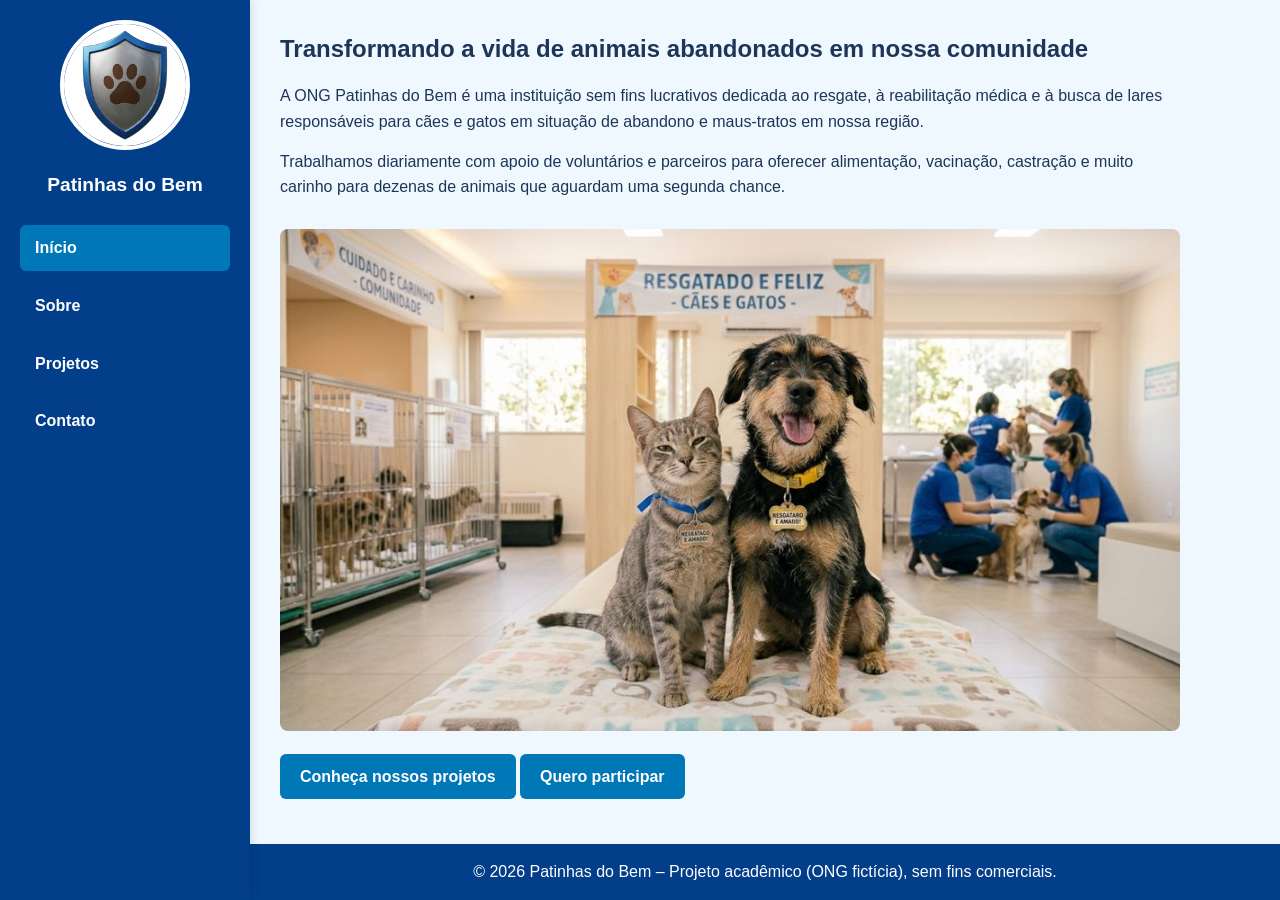
<file: index.html>
<!DOCTYPE html>
<html lang="pt-BR">
<head>
    <meta charset="UTF-8">
    <meta name="viewport" content="width=device-width, initial-scale=1.0">
    <title>Patinhas do Bem | Início</title>
    <link rel="stylesheet" href="css/estilos.css">
</head>
<body>
    <header class="menu-lateral">
        <div class="logo-container">
            <img src="img/logo.jpg" alt="Logo da Patinhas do Bem: escudo azul com uma pata de animal" class="logo-img">
            <h1>Patinhas do Bem</h1>
        </div>
        <nav aria-label="Menu principal">
            <ul>
                <li><a href="index.html" class="ativo" aria-current="page">Início</a></li>
                <li><a href="sobre.html">Sobre</a></li>
                <li><a href="projetos.html">Projetos</a></li>
                <li><a href="contato.html">Contato</a></li>
            </ul>
        </nav>
    </header>

    <main class="conteudo-principal">
        <section class="hero">
            <h2>Transformando a vida de animais abandonados em nossa comunidade</h2>
            <p>A ONG Patinhas do Bem é uma instituição sem fins lucrativos dedicada ao resgate, à reabilitação médica e à busca de lares responsáveis para cães e gatos em situação de abandono e maus-tratos em nossa região.</p>
            <p>Trabalhamos diariamente com apoio de voluntários e parceiros para oferecer alimentação, vacinação, castração e muito carinho para dezenas de animais que aguardam uma segunda chance.</p>
            <img src="img/hero.jpg" alt="Um cão e um gato resgatados, lado a lado, dentro de um abrigo com voluntários ao fundo">
            <p>
                <a href="projetos.html" class="btn">Conheça nossos projetos</a>
                <a href="contato.html" class="btn">Quero participar</a>
            </p>
        </section>
    </main>

    <footer>
        <p>&copy; 2026 Patinhas do Bem &ndash; Projeto acadêmico (ONG fictícia), sem fins comerciais.</p>
    </footer>

    <script src="js/script.js"></script>
</body>
</html>
</file>
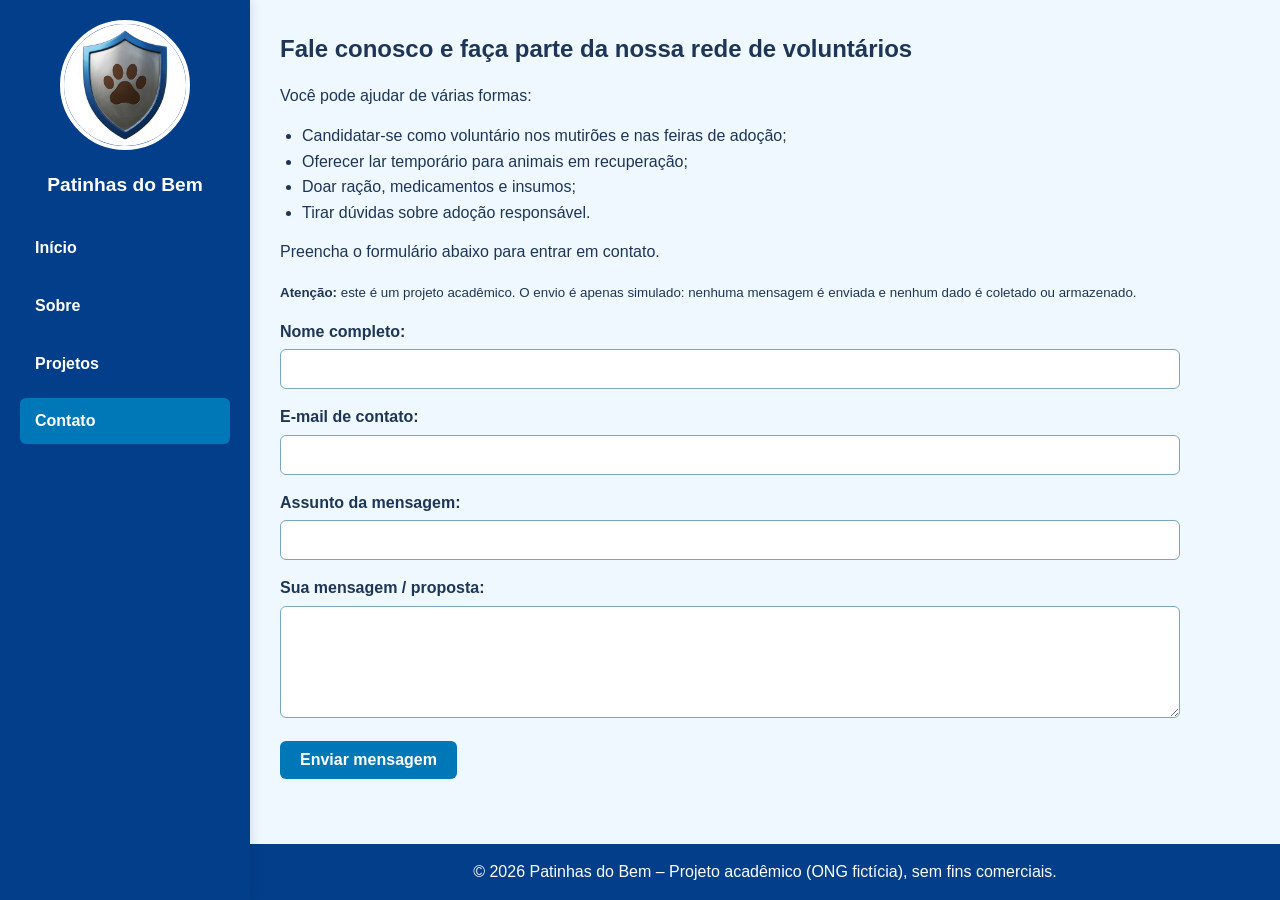
<file: contato.html>
<!DOCTYPE html>
<html lang="pt-BR">
<head>
    <meta charset="UTF-8">
    <meta name="viewport" content="width=device-width, initial-scale=1.0">
    <title>Patinhas do Bem | Contato</title>
    <link rel="stylesheet" href="css/estilos.css">
</head>
<body>
    <header class="menu-lateral">
        <div class="logo-container">
            <img src="img/logo.jpg" alt="Logo da Patinhas do Bem: escudo azul com uma pata de animal" class="logo-img">
            <h1>Patinhas do Bem</h1>
        </div>
        <nav aria-label="Menu principal">
            <ul>
                <li><a href="index.html">Início</a></li>
                <li><a href="sobre.html">Sobre</a></li>
                <li><a href="projetos.html">Projetos</a></li>
                <li><a href="contato.html" class="ativo" aria-current="page">Contato</a></li>
            </ul>
        </nav>
    </header>

    <main class="conteudo-principal">
        <section>
            <h2>Fale conosco e faça parte da nossa rede de voluntários</h2>
            <p>Você pode ajudar de várias formas:</p>
            <ul class="lista">
                <li>Candidatar-se como voluntário nos mutirões e nas feiras de adoção;</li>
                <li>Oferecer lar temporário para animais em recuperação;</li>
                <li>Doar ração, medicamentos e insumos;</li>
                <li>Tirar dúvidas sobre adoção responsável.</li>
            </ul>
            <p>Preencha o formulário abaixo para entrar em contato.</p>
            <p><small><strong>Atenção:</strong> este é um projeto acadêmico. O envio é apenas simulado: nenhuma mensagem é enviada e nenhum dado é coletado ou armazenado.</small></p>

            <form id="meu-formulario" novalidate>
                <div class="grupo-campo">
                    <label for="nome">Nome completo:</label>
                    <input type="text" id="nome" name="nome" required minlength="3" autocomplete="name">
                </div>

                <div class="grupo-campo">
                    <label for="email">E-mail de contato:</label>
                    <input type="email" id="email" name="email" required autocomplete="email">
                </div>

                <div class="grupo-campo">
                    <label for="assunto">Assunto da mensagem:</label>
                    <input type="text" id="assunto" name="assunto" required>
                </div>

                <div class="grupo-campo">
                    <label for="mensagem">Sua mensagem / proposta:</label>
                    <textarea id="mensagem" name="mensagem" rows="5" required minlength="10"></textarea>
                </div>

                <button type="submit" class="btn">Enviar mensagem</button>
            </form>

            <output id="mensagem-feedback" class="feedback" role="status"></output>
        </section>
    </main>

    <footer>
        <p>&copy; 2026 Patinhas do Bem &ndash; Projeto acadêmico (ONG fictícia), sem fins comerciais.</p>
    </footer>

    <script src="js/script.js"></script>
</body>
</html>
</file>
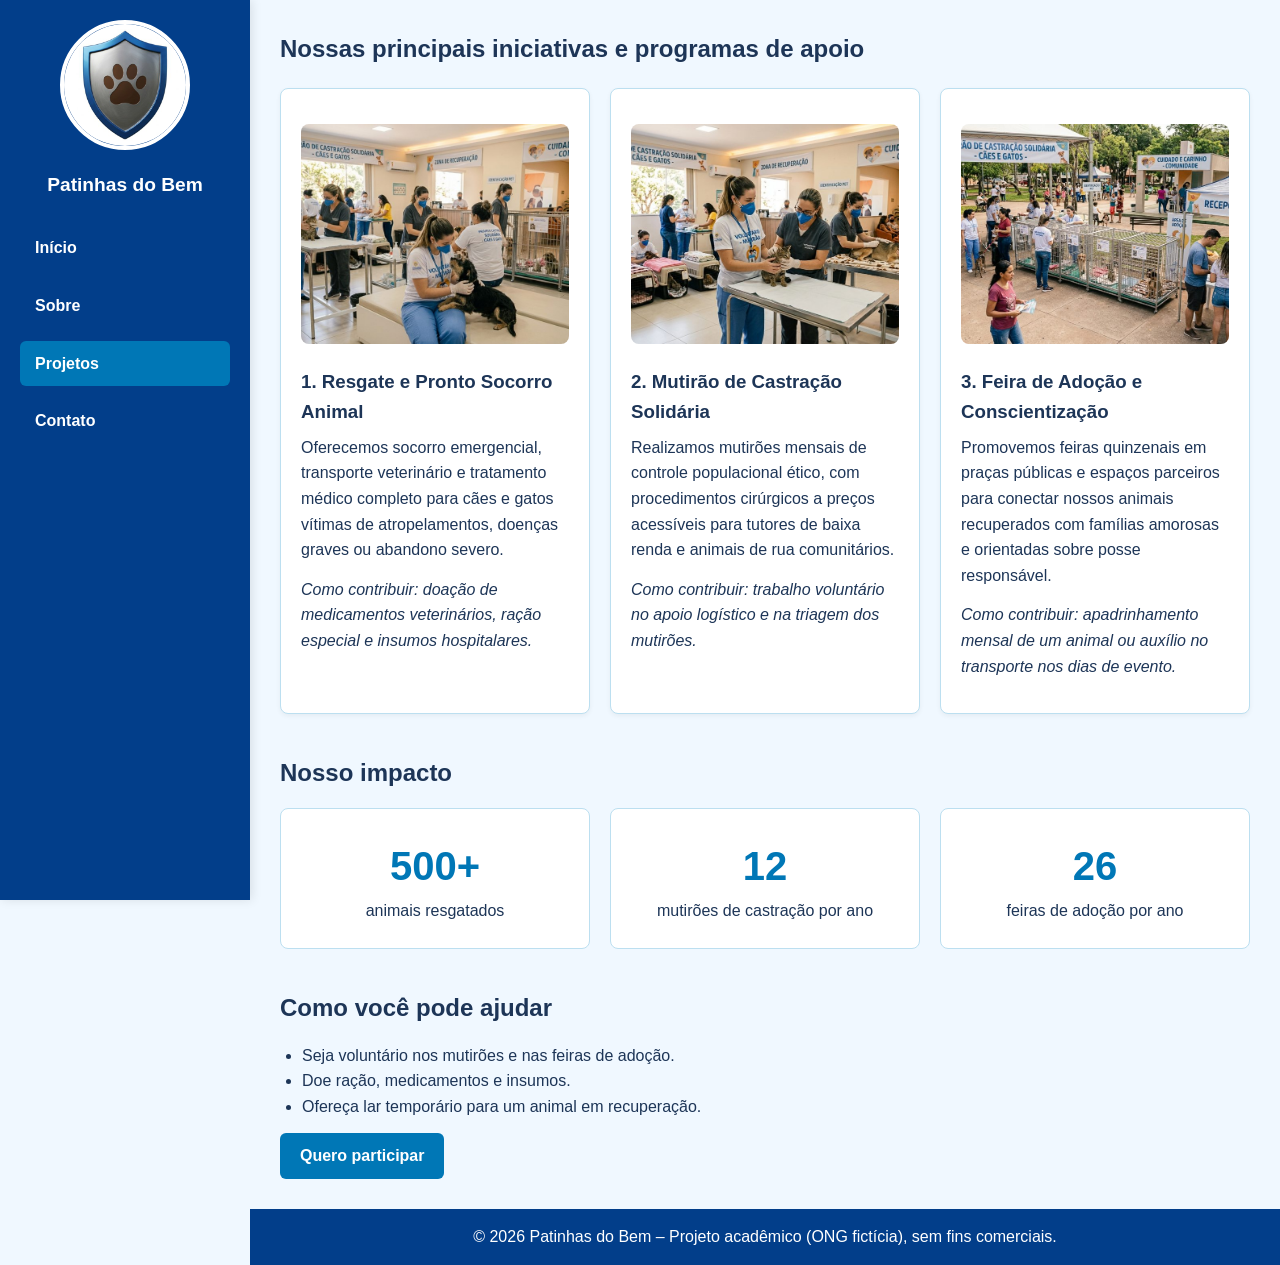
<file: projetos.html>
<!DOCTYPE html>
<html lang="pt-BR">
<head>
    <meta charset="UTF-8">
    <meta name="viewport" content="width=device-width, initial-scale=1.0">
    <title>Patinhas do Bem | Projetos</title>
    <link rel="stylesheet" href="css/estilos.css">
</head>
<body>
    <header class="menu-lateral">
        <div class="logo-container">
            <img src="img/logo.jpg" alt="Logo da Patinhas do Bem: escudo azul com uma pata de animal" class="logo-img">
            <h1>Patinhas do Bem</h1>
        </div>
        <nav aria-label="Menu principal">
            <ul>
                <li><a href="index.html">Início</a></li>
                <li><a href="sobre.html">Sobre</a></li>
                <li><a href="projetos.html" class="ativo" aria-current="page">Projetos</a></li>
                <li><a href="contato.html">Contato</a></li>
            </ul>
        </nav>
    </header>

    <main class="conteudo-principal">
        <h2>Nossas principais iniciativas e programas de apoio</h2>
        <section class="cards-container">
            <article class="card">
                <img src="img/projeto1.jpg" alt="Voluntária de uniforme cuidando de um cão em atendimento de resgate">
                <h3>1. Resgate e Pronto Socorro Animal</h3>
                <p>Oferecemos socorro emergencial, transporte veterinário e tratamento médico completo para cães e gatos vítimas de atropelamentos, doenças graves ou abandono severo.</p>
                <p><em>Como contribuir: doação de medicamentos veterinários, ração especial e insumos hospitalares.</em></p>
            </article>

            <article class="card">
                <img src="img/projeto2.jpg" alt="Equipe do mutirão de castração atendendo animais em mesas de triagem">
                <h3>2. Mutirão de Castração Solidária</h3>
                <p>Realizamos mutirões mensais de controle populacional ético, com procedimentos cirúrgicos a preços acessíveis para tutores de baixa renda e animais de rua comunitários.</p>
                <p><em>Como contribuir: trabalho voluntário no apoio logístico e na triagem dos mutirões.</em></p>
            </article>

            <article class="card">
                <img src="img/projeto3.jpg" alt="Feira de adoção em praça pública, com tendas, baias de animais e visitantes">
                <h3>3. Feira de Adoção e Conscientização</h3>
                <p>Promovemos feiras quinzenais em praças públicas e espaços parceiros para conectar nossos animais recuperados com famílias amorosas e orientadas sobre posse responsável.</p>
                <p><em>Como contribuir: apadrinhamento mensal de um animal ou auxílio no transporte nos dias de evento.</em></p>
            </article>
        </section>

        <section class="numeros">
            <h2>Nosso impacto</h2>
            <div class="numeros-lista">
                <div class="numero-item"><strong>500+</strong><span>animais resgatados</span></div>
                <div class="numero-item"><strong>12</strong><span>mutirões de castração por ano</span></div>
                <div class="numero-item"><strong>26</strong><span>feiras de adoção por ano</span></div>
            </div>
        </section>

        <section class="como-ajudar">
            <h2>Como você pode ajudar</h2>
            <ul class="lista">
                <li>Seja voluntário nos mutirões e nas feiras de adoção.</li>
                <li>Doe ração, medicamentos e insumos.</li>
                <li>Ofereça lar temporário para um animal em recuperação.</li>
            </ul>
            <a href="contato.html" class="btn">Quero participar</a>
        </section>
    </main>

    <footer>
        <p>&copy; 2026 Patinhas do Bem &ndash; Projeto acadêmico (ONG fictícia), sem fins comerciais.</p>
    </footer>

    <script src="js/script.js"></script>
</body>
</html>
</file>
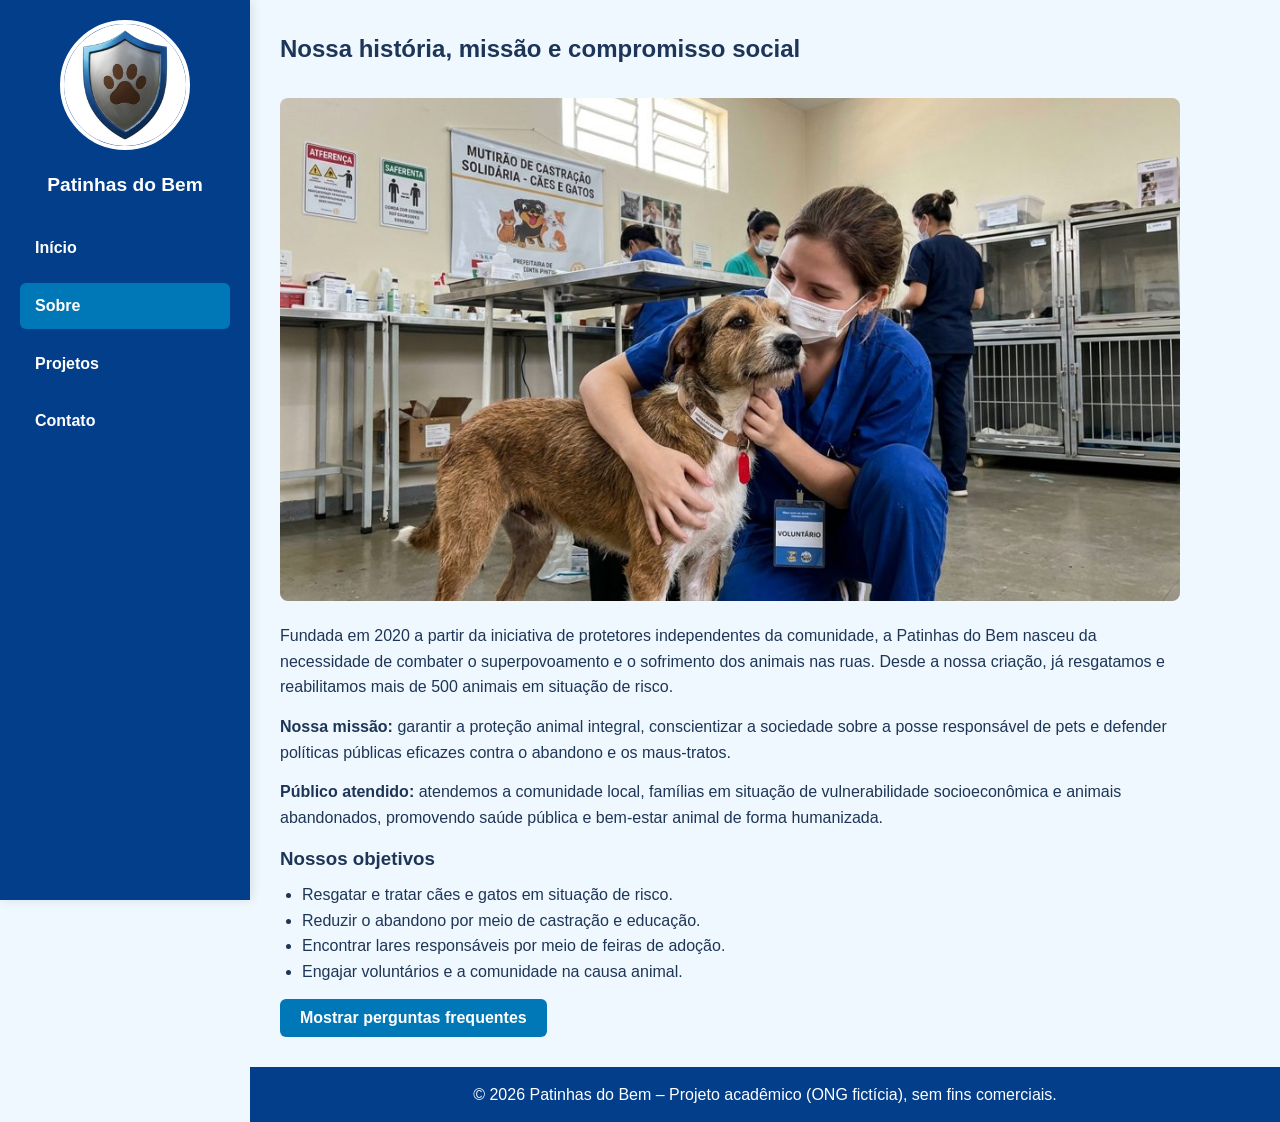
<file: sobre.html>
<!DOCTYPE html>
<html lang="pt-BR">
<head>
    <meta charset="UTF-8">
    <meta name="viewport" content="width=device-width, initial-scale=1.0">
    <title>Patinhas do Bem | Sobre</title>
    <link rel="stylesheet" href="css/estilos.css">
</head>
<body>
    <header class="menu-lateral">
        <div class="logo-container">
            <img src="img/logo.jpg" alt="Logo da Patinhas do Bem: escudo azul com uma pata de animal" class="logo-img">
            <h1>Patinhas do Bem</h1>
        </div>
        <nav aria-label="Menu principal">
            <ul>
                <li><a href="index.html">Início</a></li>
                <li><a href="sobre.html" class="ativo" aria-current="page">Sobre</a></li>
                <li><a href="projetos.html">Projetos</a></li>
                <li><a href="contato.html">Contato</a></li>
            </ul>
        </nav>
    </header>

    <main class="conteudo-principal">
        <section>
            <h2>Nossa história, missão e compromisso social</h2>
            <img src="img/sobre.jpg" alt="Voluntária de jaleco azul abraçando um cão no abrigo">
            <p>Fundada em 2020 a partir da iniciativa de protetores independentes da comunidade, a Patinhas do Bem nasceu da necessidade de combater o superpovoamento e o sofrimento dos animais nas ruas. Desde a nossa criação, já resgatamos e reabilitamos mais de 500 animais em situação de risco.</p>
            <p><strong>Nossa missão:</strong> garantir a proteção animal integral, conscientizar a sociedade sobre a posse responsável de pets e defender políticas públicas eficazes contra o abandono e os maus-tratos.</p>
            <p><strong>Público atendido:</strong> atendemos a comunidade local, famílias em situação de vulnerabilidade socioeconômica e animais abandonados, promovendo saúde pública e bem-estar animal de forma humanizada.</p>

            <h3>Nossos objetivos</h3>
            <ul class="lista">
                <li>Resgatar e tratar cães e gatos em situação de risco.</li>
                <li>Reduzir o abandono por meio de castração e educação.</li>
                <li>Encontrar lares responsáveis por meio de feiras de adoção.</li>
                <li>Engajar voluntários e a comunidade na causa animal.</li>
            </ul>

            <button id="btn-faq" type="button" aria-expanded="false" aria-controls="painel-faq">Mostrar perguntas frequentes</button>
            <article id="painel-faq" class="painel-faq" hidden>
                <h3>Como funciona o processo de adoção responsável?</h3>
                <p>O processo envolve o preenchimento de uma ficha de intenção, entrevista com nossa equipe de voluntários, verificação das condições de segurança da residência e assinatura do Termo de Adoção e Posse Responsável.</p>
            </article>
        </section>
    </main>

    <footer>
        <p>&copy; 2026 Patinhas do Bem &ndash; Projeto acadêmico (ONG fictícia), sem fins comerciais.</p>
    </footer>

    <script src="js/script.js"></script>
</body>
</html>
</file>
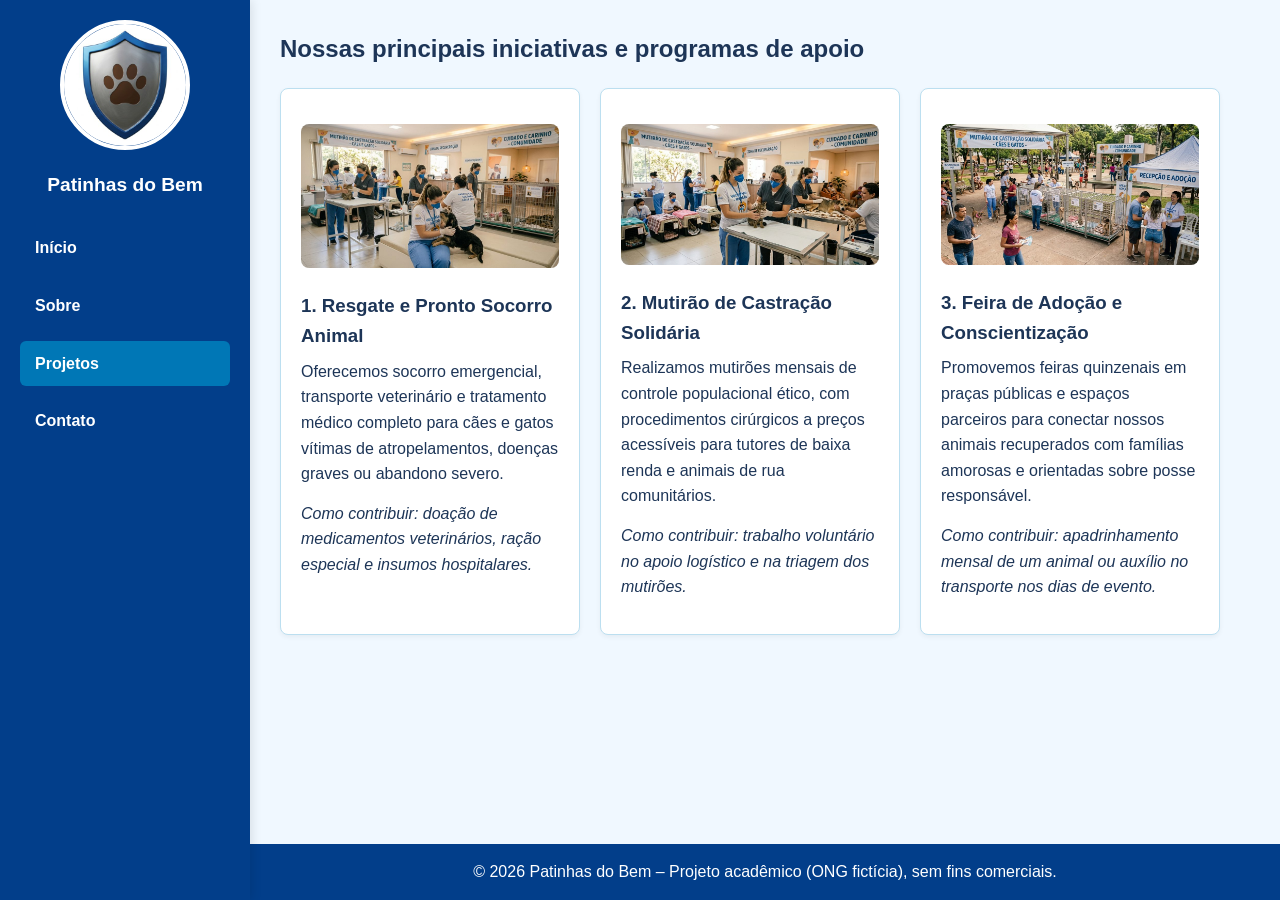
<file: ONG_PatinhasDoBem/projetos.html>
<!DOCTYPE html>
<html lang="pt-BR">
<head>
    <meta charset="UTF-8">
    <meta name="viewport" content="width=device-width, initial-scale=1.0">
    <title>Patinhas do Bem | Projetos</title>
    <link rel="stylesheet" href="css/estilos.css">
</head>
<body>
    <header class="menu-lateral">
        <div class="logo-container">
            <img src="img/logo.jpg" alt="Logo da Patinhas do Bem: escudo azul com uma pata de animal" class="logo-img">
            <h1>Patinhas do Bem</h1>
        </div>
        <nav aria-label="Menu principal">
            <ul>
                <li><a href="index.html">Início</a></li>
                <li><a href="sobre.html">Sobre</a></li>
                <li><a href="projetos.html" class="ativo" aria-current="page">Projetos</a></li>
                <li><a href="contato.html">Contato</a></li>
            </ul>
        </nav>
    </header>

    <main class="conteudo-principal">
        <h2>Nossas principais iniciativas e programas de apoio</h2>
        <section class="cards-container">
            <article class="card">
                <img src="img/projeto1.jpg" alt="Voluntária de uniforme cuidando de um cão em atendimento de resgate">
                <h3>1. Resgate e Pronto Socorro Animal</h3>
                <p>Oferecemos socorro emergencial, transporte veterinário e tratamento médico completo para cães e gatos vítimas de atropelamentos, doenças graves ou abandono severo.</p>
                <p><em>Como contribuir: doação de medicamentos veterinários, ração especial e insumos hospitalares.</em></p>
            </article>

            <article class="card">
                <img src="img/projeto2.jpg" alt="Equipe do mutirão de castração atendendo animais em mesas de triagem">
                <h3>2. Mutirão de Castração Solidária</h3>
                <p>Realizamos mutirões mensais de controle populacional ético, com procedimentos cirúrgicos a preços acessíveis para tutores de baixa renda e animais de rua comunitários.</p>
                <p><em>Como contribuir: trabalho voluntário no apoio logístico e na triagem dos mutirões.</em></p>
            </article>

            <article class="card">
                <img src="img/projeto3.jpg" alt="Feira de adoção em praça pública, com tendas, baias de animais e visitantes">
                <h3>3. Feira de Adoção e Conscientização</h3>
                <p>Promovemos feiras quinzenais em praças públicas e espaços parceiros para conectar nossos animais recuperados com famílias amorosas e orientadas sobre posse responsável.</p>
                <p><em>Como contribuir: apadrinhamento mensal de um animal ou auxílio no transporte nos dias de evento.</em></p>
            </article>
        </section>
    </main>

    <footer>
        <p>&copy; 2026 Patinhas do Bem &ndash; Projeto acadêmico (ONG fictícia), sem fins comerciais.</p>
    </footer>

    <script src="js/script.js"></script>
</body>
</html>
</file>
<file: css/estilos.css>
/* ===== Reset e variáveis ===== */
* {
    box-sizing: border-box;
    margin: 0;
    padding: 0;
}

:root {
    --bg-principal: #f0f8ff;
    --bg-card: #ffffff;
    --bg-menu: #023e8a;      /* branco sobre esta cor: contraste ~10:1 */
    --texto-cor: #1d3557;
    --texto-menu: #ffffff;
    --destaque-azul: #0077b6; /* branco sobre esta cor: contraste ~4,9:1 */
    --btn-hover: #023e8a;
    --borda-cor: #bcdff0;
}

body {
    font-family: Arial, sans-serif;
    line-height: 1.6;
    background-color: var(--bg-principal);
    color: var(--texto-cor);
    display: flex;
    flex-direction: column;
    min-height: 100vh;
}

/* ===== Cabeçalho / menu lateral (desktop) ===== */
.menu-lateral {
    width: 250px;
    background-color: var(--bg-menu);
    color: var(--texto-menu);
    position: fixed;
    top: 0;
    bottom: 0;
    left: 0;
    padding: 20px;
    display: flex;
    flex-direction: column;
    align-items: center;
    overflow-y: auto;
    box-shadow: 2px 0 10px rgba(0, 0, 0, 0.1);
}

.logo-container {
    text-align: center;
    margin-bottom: 25px;
}

.logo-img {
    width: 130px;
    height: 130px;
    object-fit: cover;
    border-radius: 50%;
    border: 4px solid #ffffff;
    margin: 0 auto 12px;
}

.menu-lateral h1 {
    font-size: 1.2rem;
}

.menu-lateral nav {
    width: 100%;
}

.menu-lateral ul {
    list-style: none;
    display: flex;
    flex-direction: column;
    gap: 12px;
}

.menu-lateral a {
    color: var(--texto-menu);
    text-decoration: none;
    font-weight: bold;
    display: block;
    padding: 10px 15px;
    border-radius: 6px;
    transition: background 0.3s;
}

.menu-lateral a:hover,
.menu-lateral a.ativo {
    background-color: var(--destaque-azul);
}

/* ===== Conteúdo ===== */
.conteudo-principal {
    margin-left: 250px;
    padding: 30px;
    flex: 1;
    /* sem max-width: o conteúdo (e os cards) usa toda a largura disponível */
}

h2 {
    margin-bottom: 15px;
}

h3 {
    margin-bottom: 8px;
}

p {
    margin-bottom: 14px;
}

ul.lista {
    margin: 0 0 14px 22px;
}

img {
    max-width: 100%;
    height: auto;
    border-radius: 8px;
    margin: 15px 0;
}

/* ===== Cards (Projetos) - Flexbox ===== */
.cards-container {
    display: flex;
    flex-wrap: wrap;   /* permite quebrar linha: evita rolagem horizontal */
    gap: 20px;
    margin-top: 20px;
}

.card {
    flex: 1 1 280px;   /* largura base flexível: cresce e encolhe conforme a tela */
    background-color: var(--bg-card);
    padding: 20px;
    border: 1px solid var(--borda-cor);
    border-radius: 8px;
    box-shadow: 0 2px 5px rgba(0, 0, 0, 0.05);
}

/* Imagens dos cards com a mesma altura */
.card img {
    width: 100%;
    height: 220px;
    object-fit: cover;
}

/* Textos e formulário limitados a 900px para manter a leitura confortável
   em telas grandes (cards e "Nosso impacto" continuam usando toda a largura) */
.conteudo-principal > section:not(.cards-container):not(.numeros) {
    max-width: 900px;
}

/* Bloco "Nosso impacto" e "Como ajudar" (página Projetos) */
.numeros,
.como-ajudar {
    margin-top: 40px;
}

.numeros-lista {
    display: flex;
    flex-wrap: wrap;
    gap: 20px;
}

.numero-item {
    flex: 1 1 200px;
    display: flex;
    flex-direction: column;
    text-align: center;
    padding: 25px;
    background-color: var(--bg-card);
    border: 1px solid var(--borda-cor);
    border-radius: 8px;
}

.numero-item strong {
    font-size: 2.5rem;
    color: var(--destaque-azul);
}

/* ===== Formulário ===== */
.grupo-campo {
    margin-bottom: 15px;
}

label {
    display: block;
    margin-bottom: 5px;
    font-weight: bold;
}

input,
textarea {
    width: 100%;
    padding: 10px;
    border: 1px solid #7aa7c0;
    border-radius: 6px;
    background-color: var(--bg-card);
    color: var(--texto-cor);
    font-family: inherit;
    font-size: 1rem;
}

.btn,
button {
    display: inline-block;
    background-color: var(--destaque-azul);
    color: #ffffff;
    border: none;
    padding: 10px 20px;
    cursor: pointer;
    border-radius: 6px;
    font-weight: bold;
    font-size: 1rem;
    text-decoration: none;
}

.btn:hover,
button:hover {
    background-color: var(--btn-hover);
}

/* Foco visível para navegação por teclado */
a:focus-visible,
button:focus-visible,
input:focus-visible,
textarea:focus-visible {
    outline: 3px solid #ffb703;
    outline-offset: 2px;
}

.painel-faq {
    margin-top: 15px;
    padding: 15px;
    background-color: var(--bg-card);
    border-left: 4px solid var(--destaque-azul);
    border-radius: 4px;
}

.feedback {
    display: block;
    margin-top: 15px;
    padding: 12px;
    border-radius: 6px;
    font-weight: bold;
}

.feedback:empty {
    display: none;
}

.sucesso {
    background-color: #d4edda;
    color: #155724;
}

.erro {
    background-color: #f8d7da;
    color: #721c24;
}

footer {
    margin-left: 250px;
    text-align: center;
    padding: 15px;
    background-color: var(--bg-menu);
    color: var(--texto-menu);
}

footer p {
    margin-bottom: 0;
}

/* ===== Responsividade (celular) ===== */
@media (max-width: 768px) {
    .menu-lateral {
        width: 100%;
        position: relative;
        flex-direction: row;
        flex-wrap: wrap;
        justify-content: space-between;
        align-items: center;
        gap: 10px;
        padding: 12px 16px;
    }

    .logo-container {
        display: flex;
        align-items: center;
        gap: 12px;
        margin-bottom: 0;
    }

    .logo-img {
        width: 56px;
        height: 56px;
        margin: 0;
        border-width: 2px;
    }

    .menu-lateral nav {
        width: 100%;
    }

    /* menu em linha, quebrando para a próxima se faltar espaço */
    .menu-lateral ul {
        flex-direction: row;
        flex-wrap: wrap;
        gap: 6px;
    }

    .menu-lateral a {
        padding: 8px 12px;
    }

    .conteudo-principal,
    footer {
        margin-left: 0;
    }

    .conteudo-principal {
        padding: 20px 16px;
    }
}
</file>
<file: ONG_PatinhasDoBem/css/estilos.css>
/* ===== Reset e variáveis ===== */
* {
    box-sizing: border-box;
    margin: 0;
    padding: 0;
}

:root {
    --bg-principal: #f0f8ff;
    --bg-card: #ffffff;
    --bg-menu: #023e8a;      /* branco sobre esta cor: contraste ~10:1 */
    --texto-cor: #1d3557;
    --texto-menu: #ffffff;
    --destaque-azul: #0077b6; /* branco sobre esta cor: contraste ~4,9:1 */
    --btn-hover: #023e8a;
    --borda-cor: #bcdff0;
}

body {
    font-family: Arial, sans-serif;
    line-height: 1.6;
    background-color: var(--bg-principal);
    color: var(--texto-cor);
    display: flex;
    flex-direction: column;
    min-height: 100vh;
}

/* ===== Cabeçalho / menu lateral (desktop) ===== */
.menu-lateral {
    width: 250px;
    background-color: var(--bg-menu);
    color: var(--texto-menu);
    position: fixed;
    top: 0;
    bottom: 0;
    left: 0;
    padding: 20px;
    display: flex;
    flex-direction: column;
    align-items: center;
    overflow-y: auto;
    box-shadow: 2px 0 10px rgba(0, 0, 0, 0.1);
}

.logo-container {
    text-align: center;
    margin-bottom: 25px;
}

.logo-img {
    width: 130px;
    height: 130px;
    object-fit: cover;
    border-radius: 50%;
    border: 4px solid #ffffff;
    margin: 0 auto 12px;
}

.menu-lateral h1 {
    font-size: 1.2rem;
}

.menu-lateral nav {
    width: 100%;
}

.menu-lateral ul {
    list-style: none;
    display: flex;
    flex-direction: column;
    gap: 12px;
}

.menu-lateral a {
    color: var(--texto-menu);
    text-decoration: none;
    font-weight: bold;
    display: block;
    padding: 10px 15px;
    border-radius: 6px;
    transition: background 0.3s;
}

.menu-lateral a:hover,
.menu-lateral a.ativo {
    background-color: var(--destaque-azul);
}

/* ===== Conteúdo ===== */
.conteudo-principal {
    margin-left: 250px;
    padding: 30px;
    flex: 1;
    max-width: 1000px;
}

h2 {
    margin-bottom: 15px;
}

h3 {
    margin-bottom: 8px;
}

p {
    margin-bottom: 14px;
}

ul.lista {
    margin: 0 0 14px 22px;
}

img {
    max-width: 100%;
    height: auto;
    border-radius: 8px;
    margin: 15px 0;
}

/* ===== Cards (Projetos) - Flexbox ===== */
.cards-container {
    display: flex;
    flex-wrap: wrap;
    gap: 20px;
    margin-top: 20px;
}

.card {
    flex: 1 1 260px;
    background-color: var(--bg-card);
    padding: 20px;
    border: 1px solid var(--borda-cor);
    border-radius: 8px;
    box-shadow: 0 2px 5px rgba(0, 0, 0, 0.05);
}

/* ===== Formulário ===== */
.grupo-campo {
    margin-bottom: 15px;
}

label {
    display: block;
    margin-bottom: 5px;
    font-weight: bold;
}

input,
textarea {
    width: 100%;
    padding: 10px;
    border: 1px solid #7aa7c0;
    border-radius: 6px;
    background-color: var(--bg-card);
    color: var(--texto-cor);
    font-family: inherit;
    font-size: 1rem;
}

.btn,
button {
    display: inline-block;
    background-color: var(--destaque-azul);
    color: #ffffff;
    border: none;
    padding: 10px 20px;
    cursor: pointer;
    border-radius: 6px;
    font-weight: bold;
    font-size: 1rem;
    text-decoration: none;
}

.btn:hover,
button:hover {
    background-color: var(--btn-hover);
}

/* Foco visível para navegação por teclado */
a:focus-visible,
button:focus-visible,
input:focus-visible,
textarea:focus-visible {
    outline: 3px solid #ffb703;
    outline-offset: 2px;
}

.painel-faq {
    margin-top: 15px;
    padding: 15px;
    background-color: var(--bg-card);
    border-left: 4px solid var(--destaque-azul);
    border-radius: 4px;
}

.feedback {
    display: block;
    margin-top: 15px;
    padding: 12px;
    border-radius: 6px;
    font-weight: bold;
}

.feedback:empty {
    display: none;
}

.sucesso {
    background-color: #d4edda;
    color: #155724;
}

.erro {
    background-color: #f8d7da;
    color: #721c24;
}

footer {
    margin-left: 250px;
    text-align: center;
    padding: 15px;
    background-color: var(--bg-menu);
    color: var(--texto-menu);
}

footer p {
    margin-bottom: 0;
}

/* ===== Responsividade (celular) ===== */
@media (max-width: 768px) {
    .menu-lateral {
        width: 100%;
        position: relative;
        flex-direction: row;
        flex-wrap: wrap;
        justify-content: space-between;
        align-items: center;
        gap: 10px;
        padding: 12px 16px;
    }

    .logo-container {
        display: flex;
        align-items: center;
        gap: 12px;
        margin-bottom: 0;
    }

    .logo-img {
        width: 56px;
        height: 56px;
        margin: 0;
        border-width: 2px;
    }

    .menu-lateral nav {
        width: 100%;
    }

    /* menu em linha, quebrando para a próxima se faltar espaço */
    .menu-lateral ul {
        flex-direction: row;
        flex-wrap: wrap;
        gap: 6px;
    }

    .menu-lateral a {
        padding: 8px 12px;
    }

    .conteudo-principal,
    footer {
        margin-left: 0;
    }

    .conteudo-principal {
        padding: 20px 16px;
    }
}
</file>
